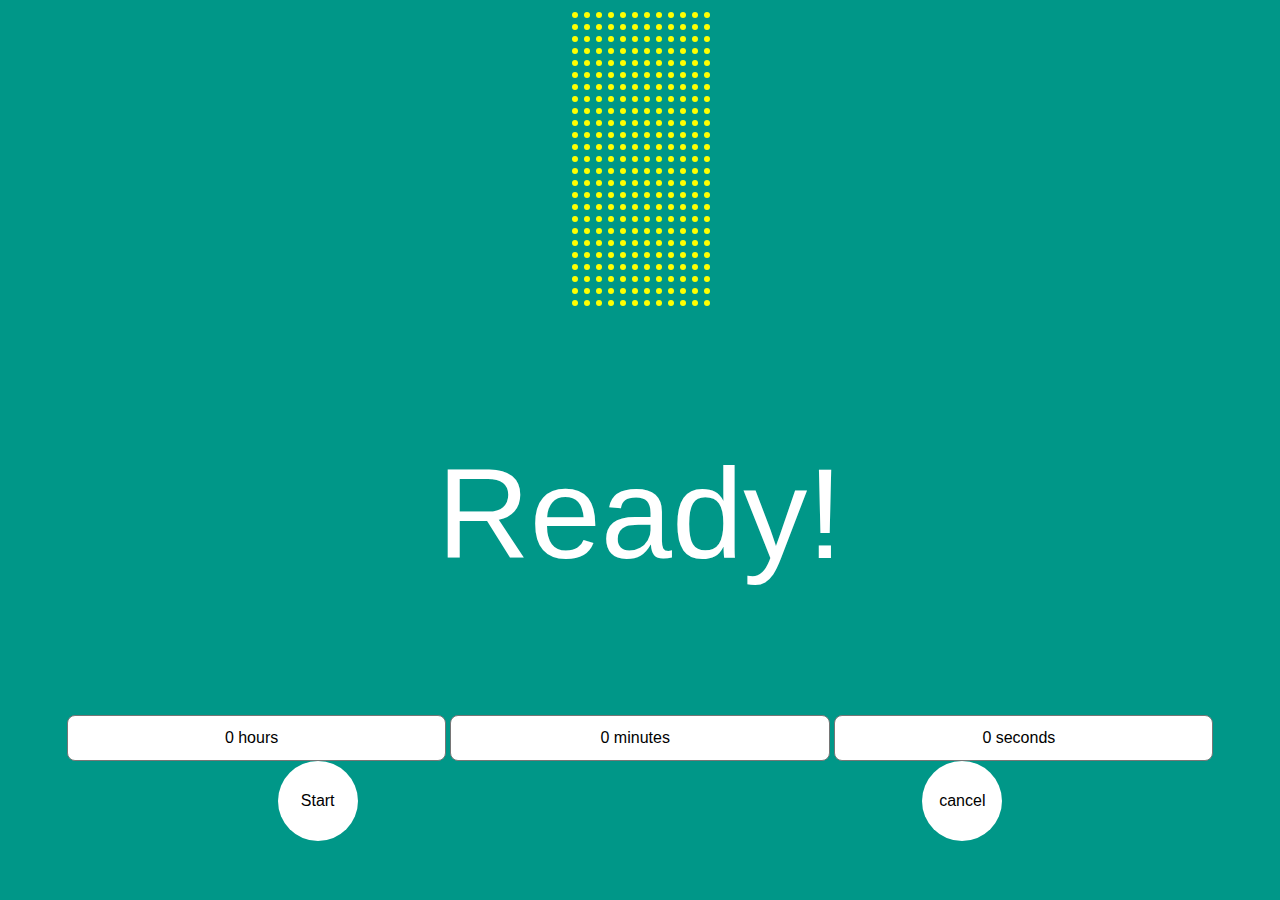
<file: index.html>
<!DOCTYPE html>
<html>
    <head>
        <title> Countdown Timer</title>
        <meta charset="UTF-8">
        <meta name="viewport" content="width=device-width, initial-scale=1.0">
        <link rel="stylesheet" href="style.css">
    </head>
    <body>
        <div class="container">
           <svg id="progressBarContainer" width="144" height="300">
               <defs>
                   <pattern id="pattern1" x="0" y="0" width="12" height="12" patternUnits="userSpaceOnUse">
                       <circle cx="5" cy="5" r="3" stroke="0" fill="yellow"/>
                   </pattern>
               </defs>
                <rect id="progressBar" x="0" y="0" width="144" height="300" style="fill: url(#pattern1);" />          
            </svg>
            
            <div id="clock">
                <p>Ready!</p>
            </div>
            
            <div id="conent">
                <select class="selector" id="hours">
                    <option value="0">0 hours</option>
                    <option value="1">1 hours</option>
                    <option value="2">2 hours</option>
                    <option value="3">3 hours</option>
                    <option value="4">4 hours</option>
                    <option value="5">5 hours</option>
                    <option value="6">6 hours</option>
                    <option value="7">7 hours</option>
                    <option value="8">8 hours</option>
                    <option value="9">9 hours</option>
                    <option value="10">10 hours</option>
                    <option value="11">11 hours</option>
                    <option value="12">12 hours</option>
                    <option value="13">13 hours</option>
                    <option value="14">14 hours</option>
                    <option value="15">15 hours</option>
                    <option value="16">16 hours</option>
                    <option value="17">17 hours</option>
                    <option value="18">18 hours</option>
                    <option value="19">19 hours</option>
                    <option value="20">20 hours</option>
                    <option value="21">21 hours</option>
                    <option value="22">22 hours</option>
                    <option value="23">23 hours</option>
                </select>
                
                  <select class="selector" id="minutes">
                    <option value="0">0 minutes</option>
                    <option value="1">1 minutes</option>
                    <option value="2">2 minutes</option>
                    <option value="3">3 minutes</option>
                    <option value="4">4 minutes</option>
                    <option value="5">5 minutes</option>
                    <option value="6">6 minutes</option>
                    <option value="7">7 minutes</option>
                    <option value="8">8 minutes</option>
                    <option value="9">9 minutes</option>
                    <option value="10">10 minutes</option>
                    <option value="11">11 minutes</option>
                    <option value="12">12 minutes</option>
                    <option value="13">13 minutes</option>
                    <option value="14">14 minutes</option>
                    <option value="15">15 minutes</option>
                    <option value="16">16 minutes</option>
                    <option value="17">17 minutes</option>
                    <option value="18">18 minutes</option>
                    <option value="19">19 minutes</option>
                    <option value="20">20 minutes</option>
                    <option value="21">21 minutes</option>
                    <option value="22">22 minutes</option>
                    <option value="23">23 minutes</option>
                    <option value="24">24 minutes</option>
                    <option value="25">25 minutes</option>
                    <option value="26">26 minutes</option>
                    <option value="27">27 minutes</option>
                    <option value="28">28 minutes</option>
                    <option value="29">29 minutes</option>
                    <option value="30">30 minutes</option>
                    <option value="31">31 minutes</option>
                    <option value="32">32 minutes</option>
                    <option value="33">33 minutes</option>
                    <option value="34">34 minutes</option>
                    <option value="35">35 minutes</option>
                    <option value="36">36 minutes</option>
                    <option value="37">37 minutes</option>
                    <option value="38">38 minutes</option>
                    <option value="39">39 minutes</option>
                    <option value="40">40 minutes</option>
                    <option value="41">41 minutes</option>
                    <option value="42">42 minutes</option>
                    <option value="43">43 minutes</option>
                    <option value="44">44 minutes</option>
                    <option value="45">45 minutes</option>
                    <option value="46">46 minutes</option>
                    <option value="47">47 minutes</option>
                    <option value="48">48 minutes</option>
                    <option value="49">49 minutes</option>
                    <option value="50">50 minutes</option>
                    <option value="51">51 minutes</option>
                    <option value="52">52 minutes</option>
                    <option value="53">53 minutes</option>
                    <option value="54">54 minutes</option>
                    <option value="55">55 minutes</option>
                    <option value="56">56 minutes</option>
                    <option value="57">57 minutes</option>
                    <option value="58">58 minutes</option>
                    <option value="59">59 minutes</option>
                </select>
                
                 <select class="selector" id="seconds">
                    <option value="0">0 seconds</option>
                    <option value="1">1 seconds</option>
                    <option value="2">2 seconds</option>
                    <option value="3">3 seconds</option>
                    <option value="4">4 seconds</option>
                    <option value="5">5 seconds</option>
                    <option value="6">6 seconds</option>
                    <option value="7">7 seconds</option>
                    <option value="8">8 seconds</option>
                    <option value="9">9 seconds</option>
                    <option value="10">10 seconds</option>
                    <option value="11">11 seconds</option>
                    <option value="12">12 seconds</option>
                    <option value="13">13 seconds</option>
                    <option value="14">14 seconds</option>
                    <option value="15">15 seconds</option>
                    <option value="16">16 seconds</option>
                    <option value="17">17 seconds</option>
                    <option value="18">18 seconds</option>
                    <option value="19">19 seconds</option>
                    <option value="20">20 seconds</option>
                    <option value="21">21 seconds</option>
                    <option value="22">22 seconds</option>
                    <option value="23">23 seconds</option>
                    <option value="24">24 seconds</option>
                    <option value="25">25 seconds</option>
                    <option value="26">26 seconds</option>
                    <option value="27">27 seconds</option>
                    <option value="28">28 seconds</option>
                    <option value="29">29 seconds</option>
                    <option value="30">30 seconds</option>
                    <option value="31">31 seconds</option>
                    <option value="32">32 seconds</option>
                    <option value="33">33 seconds</option>
                    <option value="34">34 seconds</option>
                    <option value="35">35 seconds</option>
                    <option value="36">36 seconds</option>
                    <option value="37">37 seconds</option>
                    <option value="38">38 seconds</option>
                    <option value="39">39 seconds</option>
                    <option value="40">40 seconds</option>
                    <option value="41">41 seconds</option>
                    <option value="42">42 seconds</option>
                    <option value="43">43 seconds</option>
                    <option value="44">44 seconds</option>
                    <option value="45">45 seconds</option>
                    <option value="46">46 seconds</option>
                    <option value="47">47 seconds</option>
                    <option value="48">48 seconds</option>
                    <option value="49">49 seconds</option>
                    <option value="50">50 seconds</option>
                    <option value="51">51 seconds</option>
                    <option value="52">52 seconds</option>
                    <option value="53">53 seconds</option>
                    <option value="54">54 seconds</option>
                    <option value="55">55 seconds</option>
                    <option value="56">56 seconds</option>
                    <option value="57">57 seconds</option>
                    <option value="58">58 seconds</option>
                    <option value="59">59 seconds</option>
                </select>
            </div>
            
            <div class="butonSection">
                <div class="button1">
                    <button class="roundButton" id="start">Start</button>
                </div>
                <div class="button2">
                    <button class="roundButton" id="cancel">cancel</button>
                </div>
            </div>
               
        </div>
        
        
        <script>
            document.getElementById("start").addEventListener('click', startTimer);
            document.getElementById("cancel").addEventListener('click', cancelledButtonPressed);
            
            var startTime;
            var endTime;
            var origTimePeriod;
            var newTimePeriod;
            var timer;
            var cancelled = false;
            
            function startTimer(){
                cancelled = false;
                
                startTime = new Date();
                endTime = getEndTime();
                
               
                
                origTimePeriod = endTime.getTime() - startTime.getTime();
                newTimePeriod = origTimePeriod;
                
                timer = setInterval(displayCountdown, 1000);
            }
            
            function displayCountdown(){
                var timeLeft = msToTime(newTimePeriod);
                
                document.getElementById("clock").innerHTML = `<p>${timeLeft["hours"]}h ${timeLeft["minutes"]}m ${timeLeft["seconds"]}s</p>`;
                
                var newHeight = Math.floor(newTimePeriod / origTimePeriod * 100) * 3;
                document.getElementById("progressBar").setAttribute("height", newHeight);
                
                newTimePeriod -= 1000;
                
                if(newTimePeriod <0 || cancelled){
                    clearInterval(timer);
                    document.getElementById("clock").innerHTML = "<p>complete!</p>";
                }
            }
            
            function cancelledButtonPressed(){
                cancelled = true;
            }
            
            function msToTime(milliseconds){
                var mHour = 1000 * 60 * 60;
                var mMinute = 1000 * 60;
                var mSecond = 1000;
                
                var hours = Math.floor(milliseconds / mHour);
                var minutes = Math.floor((milliseconds % mHour) / mMinute);
                var seconds = Math.floor((milliseconds % mMinute) / mSecond);
                
                var time = [];
                time["hours"] = hours;
                time["minutes"] = minutes;
                time["seconds"] = seconds;
                
                return time;
            }
            
            function getEndTime(){
                var dt = new Date();
                
                var hours = parseInt(document.getElementById("hours").value);
                var minutes = parseInt(document.getElementById("minutes").value);
                var seconds = parseInt(document.getElementById("seconds").value);
                
               
                dt.setHours(dt.getHours() + hours);
                dt.setMinutes(dt.getMinutes() + minutes);
                dt.setSeconds(dt.getSeconds() + seconds);
                return dt;
            }
        </script>
    </body>
</html>
</file>
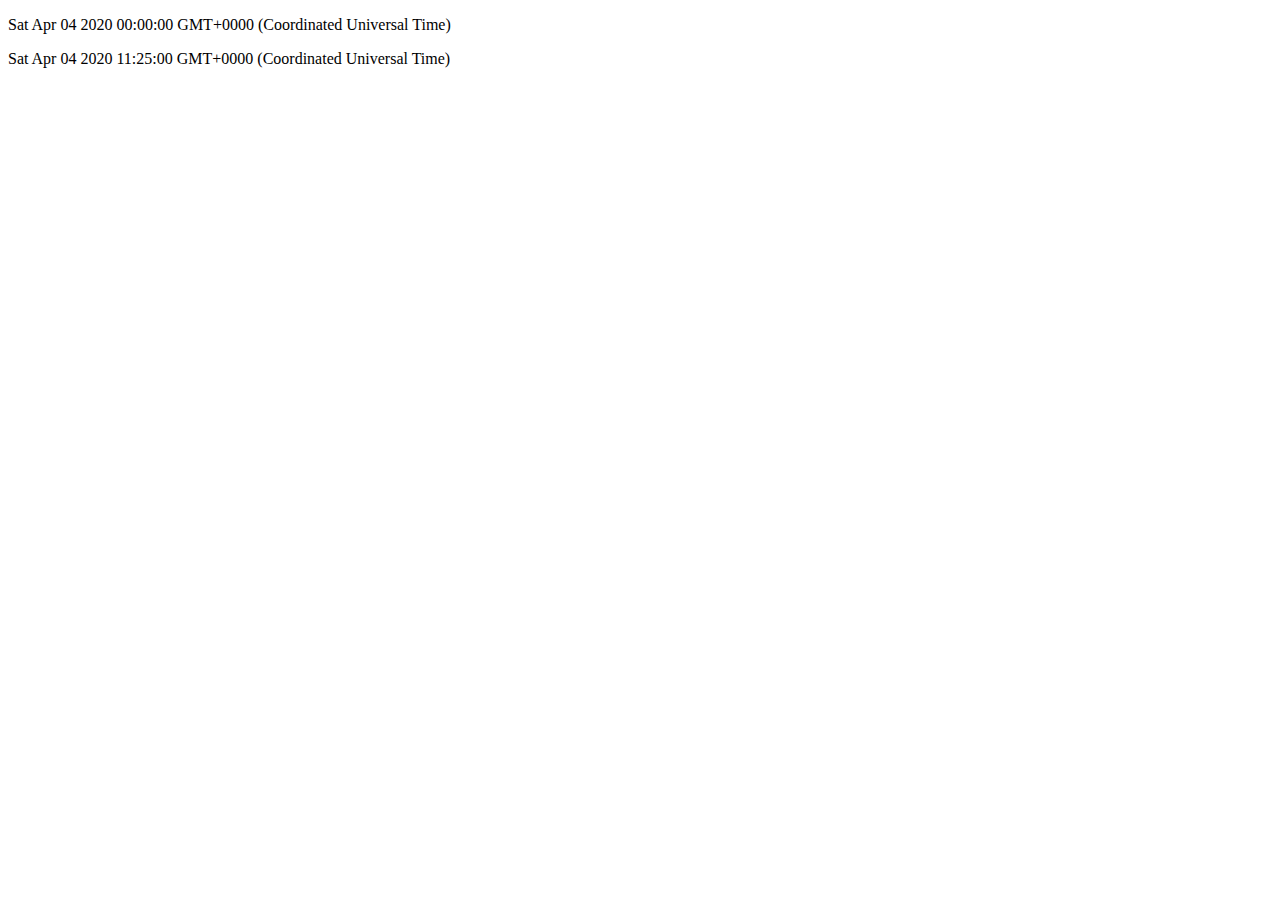
<file: js-datetime.html>
<!DOCTYPE html>
<html>
    <head>
    
    </head>
    <body>
        <p id="output"></p>
        <p id="output2"></p>
        
        <script>
    
            var dt = new Date(2020, 03, 04);
            
            document.getElementById("output").innerHTML = dt;
            
            dt.setHours(11);
            dt.setMinutes(25);
            document.getElementById("output2").innerHTML = dt;
        </script>
    </body>
</html>
</file>
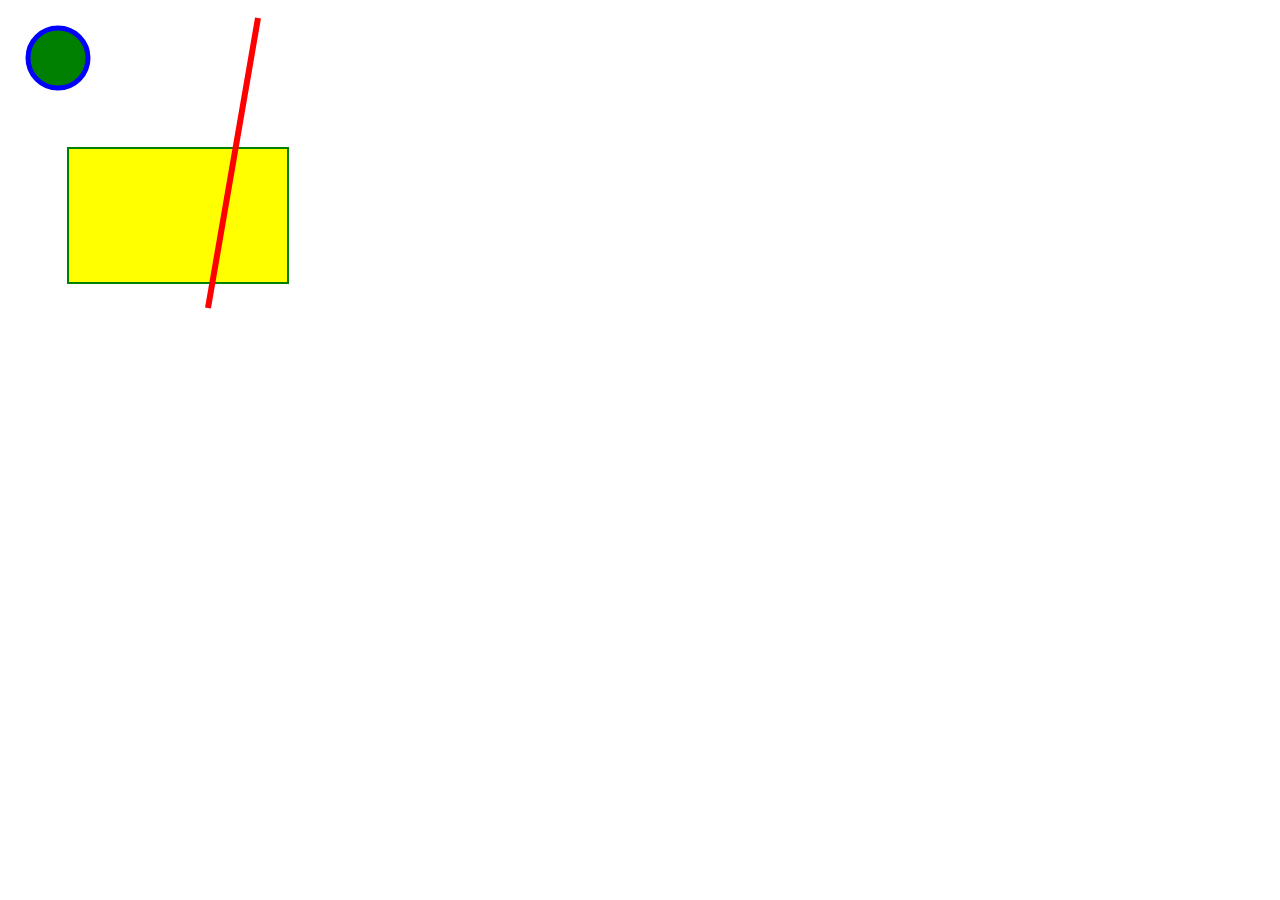
<file: svg.html>
<!DOCTYPE>
<html>
    <head>
    
    </head>
    <body>
    
        <svg width="500" height="500">
            <circle cx="50" cy="50" r="30" stroke="blue" stroke-width="5" fill="green" />
            <rect x="60" y="140" width="220" height="135" stroke="green" stroke-width="2" fill="yellow" />
            <line x1="250" y1="10" x2="200" y2="300" stroke="red" stroke-width="6" />
        </svg>
        
    </body>
</html>
</file>
<file: style.css>
body{
    background-color: #009788;
    font-family: "Raleway", sans-serif;
    text-align: center;
}

.container{
    width: 100%;
}

p{
    color: white;
    font-size: 10vw;
}

#clock{
    width: 100%;
    text-align: center;
}

#progressBarContainer{
    transform: rotate(180deg);
}

.buttonSection{
    width: 100%;
    padding-top: 3rem;
}

.roundButton{
    border-radius: 50%;
    background-color: white;
    border: 0;
    width: 5rem;
    height: 5rem;
    font-size: 1rem;
}

.button1{
    float: left;
    width: 49%;
}

.button2{
    float: right;
    width: 49%;
}

.selector{
    background-color: white;
    padding: .8rem 1.4rem .9rem .8rem;
    width: 30%;
    border-radius: .5rem;
    -moz-appearance: none;
    -webkit-appearance: none;
    appearance: none;
    font-size: 1rem;
    text-align: center;
}
</file>
